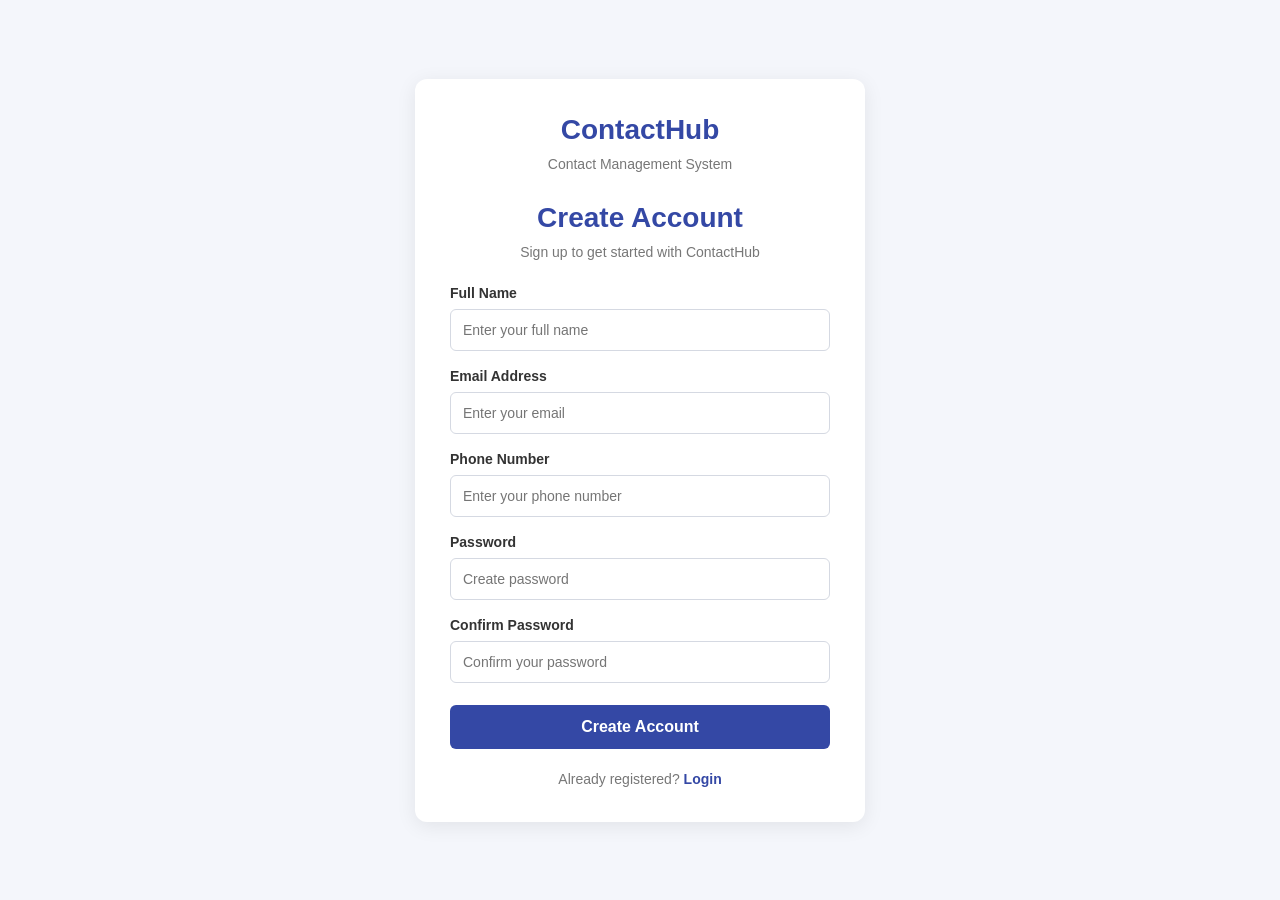
<file: frontend/index.html>
<!DOCTYPE html>
<html lang="en">

<head>
    <meta charset="UTF-8">
    <meta name="viewport" content="width=device-width, initial-scale=1.0">

    <title>ContactHub | Create Account</title>

    <link rel="stylesheet" href="style.css">
</head>

<body>

    <main class="auth-container">

        <section class="auth-box">

            <div class="login-brand">
                <h1>ContactHub</h1>
                <p>Contact Management System</p>
            </div>

            <h1>Create Account</h1>

            <p>Sign up to get started with ContactHub</p>

            <form id="signupForm">

                <div class="form-group">
                    <label for="name">Full Name</label>
                    <input
                        type="text"
                        id="name"
                        name="name"
                        placeholder="Enter your full name"
                        required
                    >
                </div>

                <div class="form-group">
                    <label for="email">Email Address</label>
                    <input
                        type="email"
                        id="email"
                        name="email"
                        placeholder="Enter your email"
                        required
                    >
                </div>

                <div class="form-group">
                    <label for="phone">Phone Number</label>
                    <input
                        type="tel"
                        id="phone"
                        name="phone"
                        placeholder="Enter your phone number"
                        required
                    >
                </div>

                <div class="form-group">
                    <label for="password">Password</label>
                    <input
                        type="password"
                        id="password"
                        name="password"
                        placeholder="Create password"
                        required
                    >
                </div>

                <div class="form-group">
                    <label for="confirmPassword">Confirm Password</label>
                    <input
                        type="password"
                        id="confirmPassword"
                        name="confirmPassword"
                        placeholder="Confirm your password"
                        required
                    >
                </div>

                <button type="submit" id="signupButton">
                    Create Account
                </button>

                <p id="signupMessage"></p>

            </form>

            <div class="auth-footer">
                Already registered?
                <a href="login.html">Login</a>
            </div>

        </section>

    </main>

    <script src="signup.js"></script>

</body>
</html>
</file>
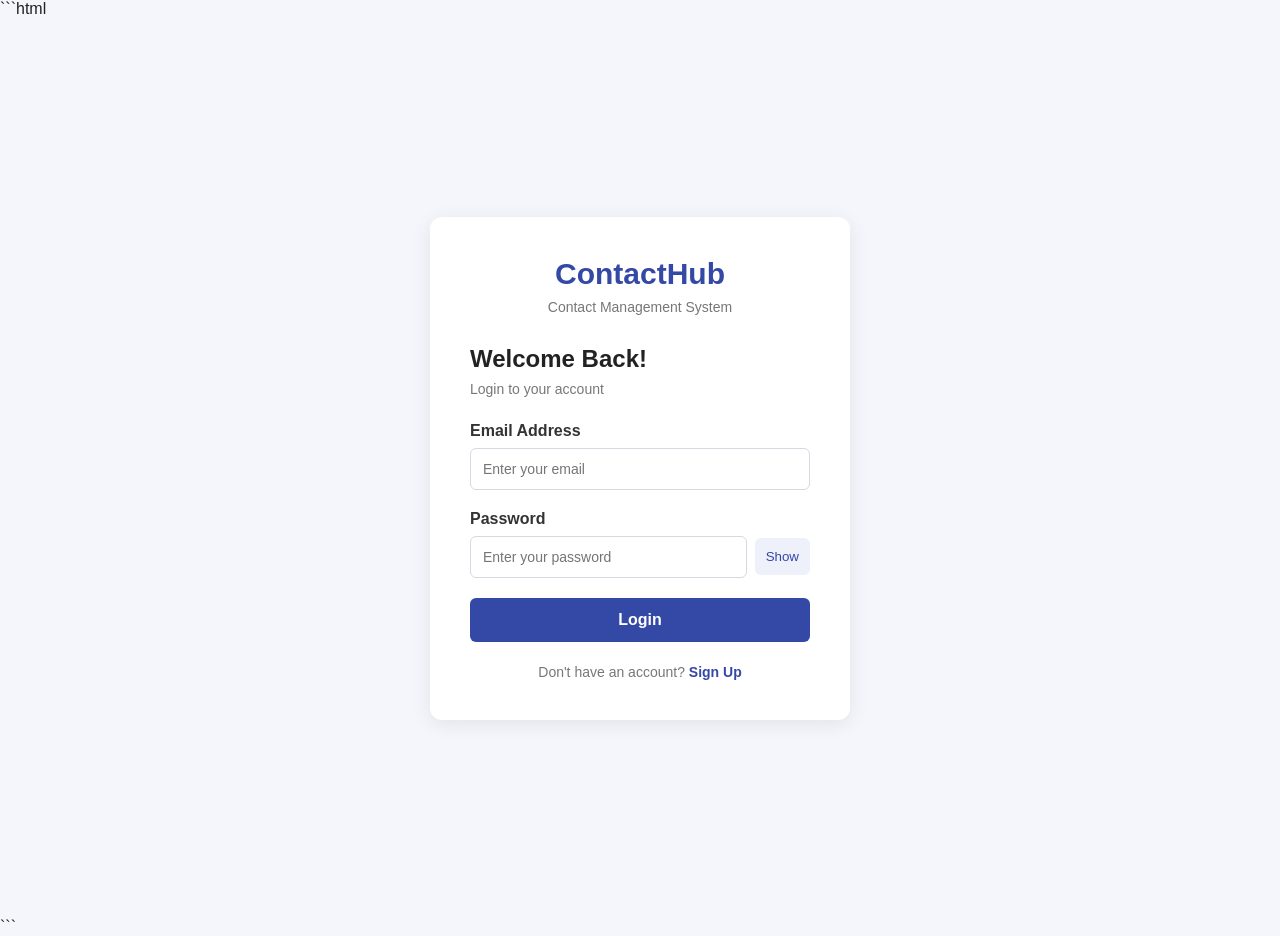
<file: frontend/dashboard.html>
<!DOCTYPE html>
<html lang="en">

<head>
    <meta charset="UTF-8">
    <meta name="viewport" content="width=device-width, initial-scale=1.0">

    <title>ContactHub | Contact Management System</title>

    <link rel="stylesheet" href="style.css">
</head>

<body>

    <div class="layout">

        <!-- SIDEBAR -->
        <aside class="sidebar">

            <div class="brand">
                <h2>ContactHub</h2>
                <p>Management System</p>
            </div>

            <nav class="navigation">

                <button class="nav-btn active" data-section="dashboard">
                    Dashboard
                </button>

                <button class="nav-btn" data-section="contacts">
                    Contacts
                </button>

                <button class="nav-btn" data-section="companies">
                    Companies
                </button>

                <button class="nav-btn" data-section="phones">
                    Phones
                </button>

                <button class="nav-btn" data-section="notes">
                    Notes
                </button>

            </nav>

        </aside>


        <!-- MAIN CONTENT -->
        <main class="main-content">

            <!-- TOPBAR -->
            <header class="topbar">

                <div>
                    <h1 id="pageTitle">Dashboard</h1>

                    <p id="pageSubtitle">
                        Welcome to your Contact Management System
                    </p>
                </div>

                <div class="status">
                    System Online
                </div>

                <button
                    type="button"
                    class="btn primary"
                    onclick="logout()">
                    Logout
                </button>

            </header>


            <!-- DASHBOARD -->
            <section id="dashboard" class="page-section">

                <div class="stats-grid">

                    <div class="stat-card">
                        <p>Total Contacts</p>
                        <h2 id="totalContacts">0</h2>
                    </div>

                    <div class="stat-card">
                        <p>Total Companies</p>
                        <h2 id="totalCompanies">0</h2>
                    </div>

                    <div class="stat-card">
                        <p>Total Phones</p>
                        <h2 id="totalPhones">0</h2>
                    </div>

                    <div class="stat-card">
                        <p>Total Notes</p>
                        <h2 id="totalNotes">0</h2>
                    </div>

                </div>

                <div class="welcome-card">

                    <h2>Welcome to ContactHub!</h2>

                    <p>
                        Manage your personal contacts, companies,
                        phone numbers and notes from one place.
                    </p>

                </div>

            </section>


            <!-- CONTACTS -->
            <section id="contacts" class="page-section hidden">

                <div class="module-toolbar">

                    <input
                        type="search"
                        id="contactsSearch"
                        placeholder="Search contacts...">

                    <button
                        class="btn primary add-btn"
                        data-add="contacts">
                        + Add Contact
                    </button>

                </div>

                <div id="contactsTable"></div>
                <div id="contactsPagination"></div>

            </section>


            <!-- COMPANIES -->
            <section id="companies" class="page-section hidden">

                <div class="module-toolbar">

                    <input
                        type="search"
                        id="companiesSearch"
                        placeholder="Search companies...">

                    <button
                        class="btn primary add-btn"
                        data-add="companies">
                        + Add Company
                    </button>

                </div>

                <div id="companiesTable"></div>
                <div id="companiesPagination"></div>

            </section>


            <!-- PHONES -->
            <section id="phones" class="page-section hidden">

                <div class="module-toolbar">

                    <input
                        type="search"
                        id="phonesSearch"
                        placeholder="Search phone numbers...">

                    <button
                        class="btn primary add-btn"
                        data-add="phones">
                        + Add Phone
                    </button>

                </div>

                <div id="phonesTable"></div>
                <div id="phonesPagination"></div>

            </section>


            <!-- NOTES -->
            <section id="notes" class="page-section hidden">

                <div class="module-toolbar">

                    <input
                        type="search"
                        id="notesSearch"
                        placeholder="Search notes...">

                    <button
                        class="btn primary add-btn"
                        data-add="notes">
                        + Add Note
                    </button>

                </div>

                <div id="notesTable"></div>
                <div id="notesPagination"></div>

            </section>

        </main>

    </div>


    <!-- ADD / EDIT MODAL -->
    <div id="modal" class="modal hidden">

        <div class="modal-content">

            <div class="modal-header">

                <h2 id="modalTitle">Add Record</h2>

                <button
                    type="button"
                    id="closeModal"
                    class="close-btn">
                    &times;
                </button>

            </div>

            <form id="recordForm">

                <div id="formFields"></div>

                <div class="form-actions">

                    <button
                        type="button"
                        id="cancelBtn"
                        class="btn secondary">
                        Cancel
                    </button>

                    <button
                        type="submit"
                        id="saveBtn"
                        class="btn primary">
                        Save
                    </button>

                </div>

            </form>

        </div>

    </div>


    <!-- TOAST MESSAGE -->
    <div id="toast" class="toast"></div>


    <!-- AUTHENTICATION CHECK -->
    <script src="auth.js"></script>

    <script>
        if (checkLogin()) {
            const script = document.createElement("script");
            script.src = "script.js";
            document.body.appendChild(script);
        }
    </script>

</body>
</html>
</file>
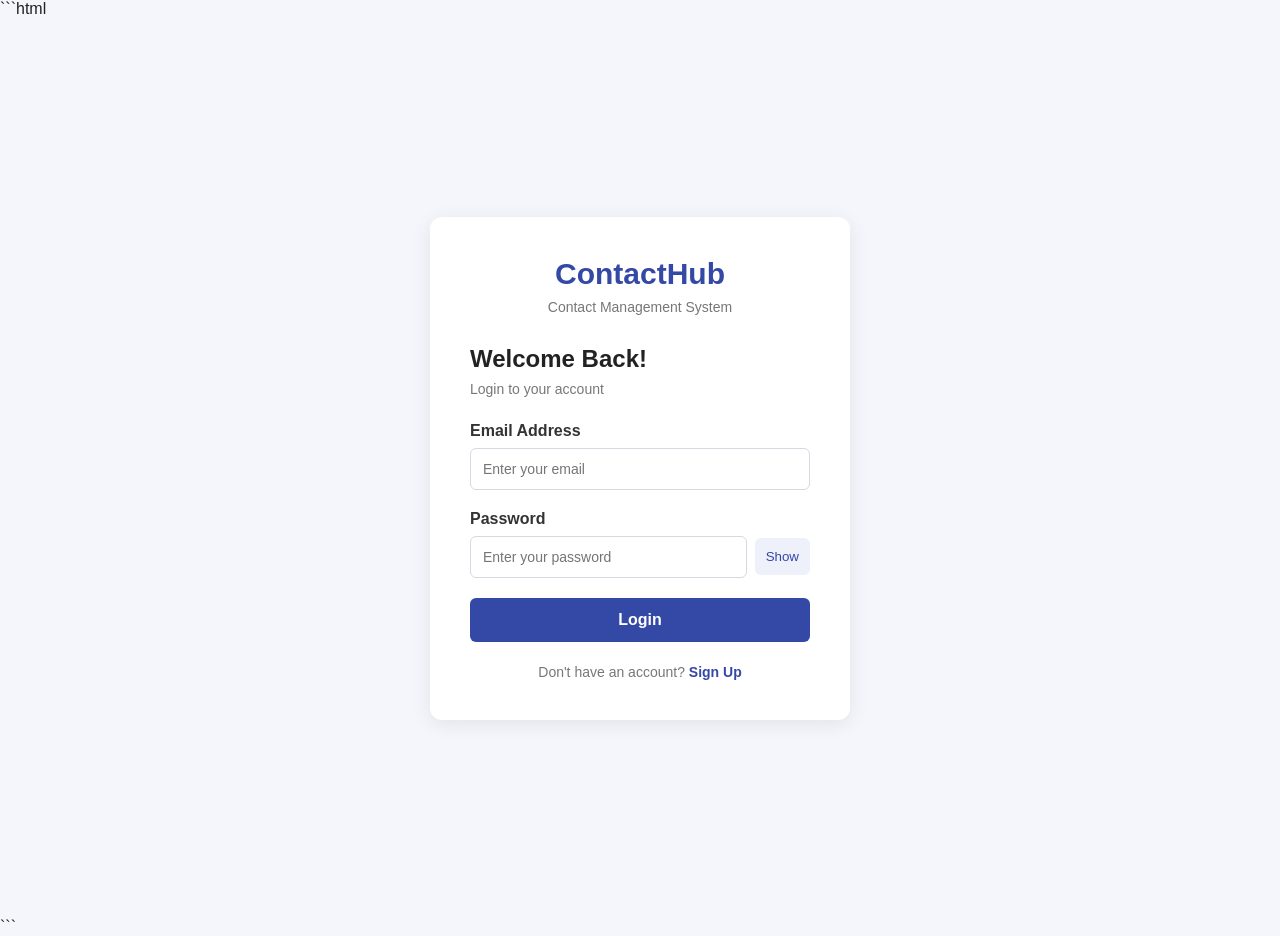
<file: frontend/login.html>
```html
<!DOCTYPE html>
<html lang="en">

<head>
    <meta charset="UTF-8">
    <meta name="viewport" content="width=device-width, initial-scale=1.0">

    <title>ContactHub | Login</title>

    <link rel="stylesheet" href="style.css">
</head>

<body>

    <main class="login-page">

        <section class="login-card">

            <!-- Logo and Website Name -->
            <div class="login-brand">
                <h1>ContactHub</h1>
                <p>Contact Management System</p>
            </div>

            <!-- Login Heading -->
            <div class="login-heading">
                <h2>Welcome Back!</h2>
                <p>Login to your account</p>
            </div>

            <!-- Login Form -->
            <form id="loginForm">

                <!-- Email -->
                <div class="login-form-group">
                    <label for="email">Email Address</label>

                    <input
                        type="email"
                        id="email"
                        name="email"
                        placeholder="Enter your email"
                        autocomplete="username"
                        required
                    >
                </div>

                <!-- Password -->
                <div class="login-form-group">
                    <label for="password">Password</label>

                    <div class="password-wrapper">

                        <input
                            type="password"
                            id="password"
                            name="password"
                            placeholder="Enter your password"
                            autocomplete="current-password"
                            required
                        >

                        <button
                            type="button"
                            id="togglePassword"
                        >
                            Show
                        </button>

                    </div>
                </div>

                <!-- Login Message -->
                <p
                    id="loginMessage"
                    class="login-message"
                    aria-live="polite">
                </p>

                <!-- Login Button -->
                <button
                    type="submit"
                    id="loginButton"
                    class="login-submit">

                    Login

                </button>

            </form>

            <!-- Signup Link -->
            <div class="auth-footer">
                Don't have an account?
                <a href="index.html">Sign Up</a>
            </div>

        </section>

    </main>

    <script src="login.js"></script>

</body>
</html>
```
</file>
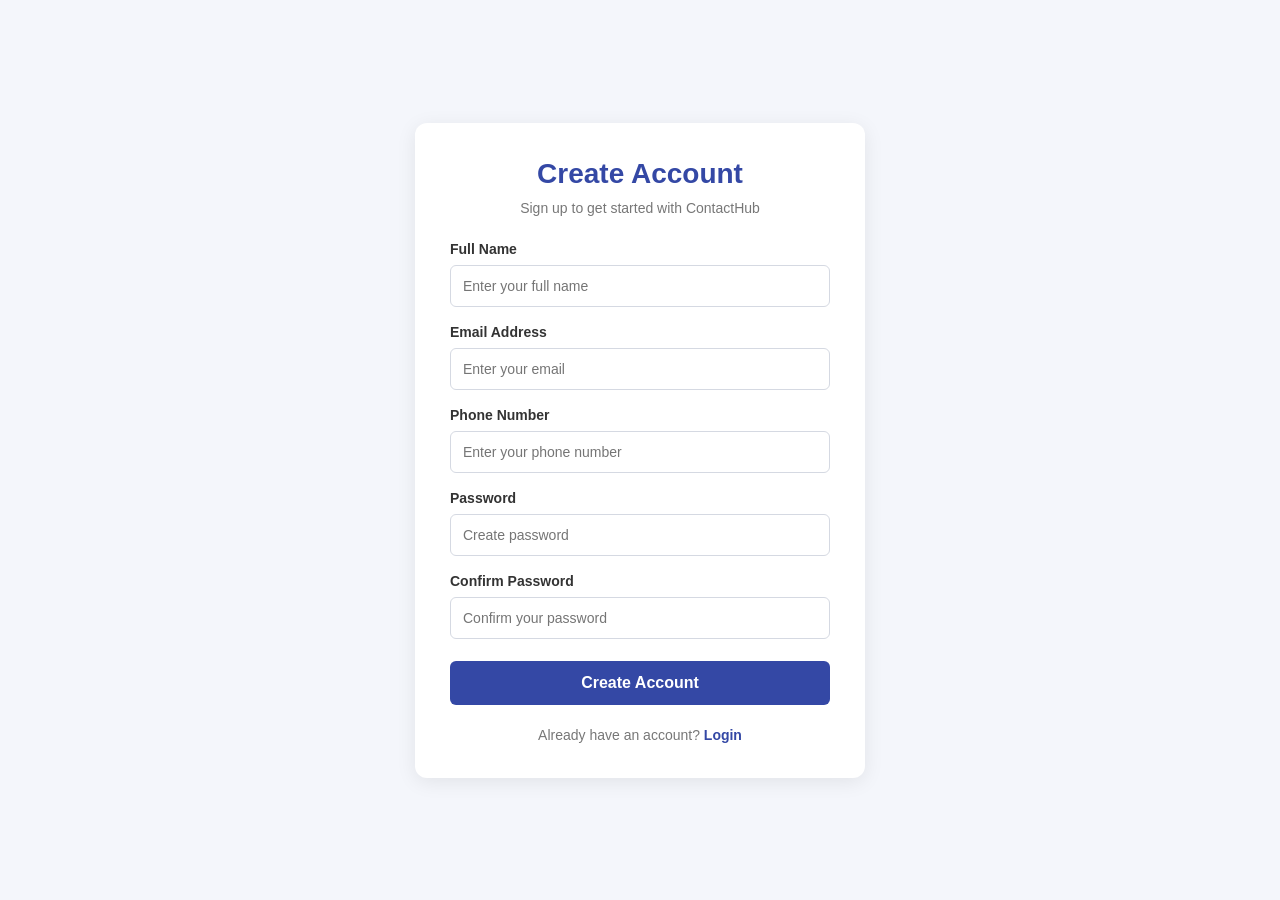
<file: frontend/signup.html>
<!DOCTYPE html>
<html lang="en">

<head>
    <meta charset="UTF-8">
    <meta name="viewport" content="width=device-width, initial-scale=1.0">

    <title>ContactHub | Sign Up</title>

    <link rel="stylesheet" href="style.css">
</head>

<body>

    <div class="auth-container">

        <div class="auth-box">

            <h1>Create Account</h1>

            <p>Sign up to get started with ContactHub</p>

            <form id="signupForm">

                <div class="form-group">
                    <label for="name">Full Name</label>
                    <input
                        type="text"
                        id="name"
                        name="name"
                        placeholder="Enter your full name"
                        required
                    >
                </div>

                <div class="form-group">
                    <label for="email">Email Address</label>
                    <input
                        type="email"
                        id="email"
                        name="email"
                        placeholder="Enter your email"
                        required
                    >
                </div>

                <div class="form-group">
                    <label for="phone">Phone Number</label>
                    <input
                        type="tel"
                        id="phone"
                        name="phone"
                        placeholder="Enter your phone number"
                        required
                    >
                </div>

                <div class="form-group">
                    <label for="password">Password</label>
                    <input
                        type="password"
                        id="password"
                        name="password"
                        placeholder="Create password"
                        required
                    >
                </div>

                <div class="form-group">
                    <label for="confirmPassword">Confirm Password</label>
                    <input
                        type="password"
                        id="confirmPassword"
                        name="confirmPassword"
                        placeholder="Confirm your password"
                        required
                    >
                </div>

                <button type="submit" id="signupButton">
                    Create Account
                </button>

                <p id="signupMessage"></p>

            </form>

            <div class="auth-footer">
                Already have an account?
              <a href="login.html">Login</a>
            </div>

        </div>

    </div>

    <script src="signup.js"></script>

</body>
</html>
</file>
<file: frontend/style.css>
* {
    margin: 0;
    padding: 0;
    box-sizing: border-box;
}

body {
    font-family: Arial, sans-serif;
    background: #f4f6fb;
    color: #222;
}

.layout {
    display: flex;
    min-height: 100vh;
}


.sidebar {
    width: 240px;
    background: #172033;
    color: white;
    padding: 25px 15px;
    flex-shrink: 0;
}

.brand {
    margin: 5px 10px 35px;
}

.brand h2 {
    font-size: 24px;
}

.brand p {
    color: #aab4c8;
    font-size: 12px;
    margin-top: 6px;
}

.sidebar nav {
    display: flex;
    flex-direction: column;
    gap: 10px;
}

.nav-btn {
    border: none;
    background: transparent;
    color: #cbd2e1;
    text-align: left;
    padding: 14px;
    border-radius: 8px;
    cursor: pointer;
    font-size: 15px;
}

.nav-btn:hover,
.nav-btn.active {
    background: #34425f;
    color: white;
}


/* =================================
   MAIN CONTENT
================================= */

.main-content {
    flex: 1;
    min-width: 0;
    padding: 30px;
}

.topbar {
    display: flex;
    justify-content: space-between;
    align-items: center;
    margin-bottom: 30px;
    gap: 15px;
}

.topbar h1 {
    font-size: 28px;
    margin-bottom: 7px;
}

.topbar p {
    color: #777;
}

.status {
    background: #dcfce7;
    color: #166534;
    padding: 9px 14px;
    border-radius: 20px;
    font-size: 13px;
}


/* =================================
   DASHBOARD
================================= */

.stats-grid {
    display: grid;
    grid-template-columns: repeat(auto-fit, minmax(180px, 1fr));
    gap: 20px;
}

.stat-card,
.welcome-card {
    background: white;
    padding: 24px;
    border-radius: 12px;
    box-shadow: 0 3px 12px rgba(0,0,0,.05);
}

.stat-card p {
    color: #777;
    margin-bottom: 15px;
}

.stat-card h2 {
    font-size: 30px;
    color: #3448a5;
}

.welcome-card {
    margin-top: 25px;
}

.welcome-card p {
    margin-top: 10px;
    color: #777;
}


/* =================================
   COMMON
================================= */

.hidden {
    display: none !important;
}


/* =================================
   MODULE TOOLBAR
================================= */

.module-toolbar {
    display: flex;
    justify-content: space-between;
    align-items: center;
    gap: 15px;
    margin-bottom: 20px;
    flex-wrap: wrap;
}

.module-toolbar input {
    padding: 11px 14px;
    border: 1px solid #ddd;
    border-radius: 7px;
    min-width: 220px;
    max-width: 100%;
    font-size: 14px;
    outline: none;
}

.module-toolbar input:focus {
    border-color: #3448a5;
}


/* =================================
   BUTTONS
================================= */

.btn {
    border: none;
    border-radius: 7px;
    padding: 11px 17px;
    cursor: pointer;
    font-size: 14px;
}

.primary {
    background: #3448a5;
    color: white;
}

.primary:hover {
    background: #263985;
}

.secondary {
    background: #e5e7eb;
    color: #333;
}

.danger {
    background: #fee2e2;
    color: #b91c1c;
}

.edit-btn {
    background: #dbeafe;
    color: #1d4ed8;
}

.delete-btn {
    background: #fee2e2;
    color: #b91c1c;
}


/* =================================
   TABLE
================================= */

.table-container {
    background: white;
    overflow-x: auto;
    border-radius: 12px;
    box-shadow: 0 3px 12px rgba(0,0,0,.05);
}

table {
    width: 100%;
    border-collapse: collapse;
    min-width: 600px;
}

th,
td {
    padding: 15px 18px;
    border-bottom: 1px solid #eee;
    text-align: left;
    font-size: 14px;
}

th {
    background: #f8f9fc;
    color: #555;
}

tr:last-child td {
    border-bottom: none;
}

.action-buttons {
    display: flex;
    gap: 7px;
    align-items: center;
}

.action-buttons button {
    padding: 7px 10px;
    border: none;
    border-radius: 5px;
    cursor: pointer;
}

.empty-row {
    text-align: center;
    color: #888;
    padding: 30px;
}


/* =================================
   PAGINATION
================================= */

.pagination {
    display: flex;
    justify-content: flex-end;
    align-items: center;
    gap: 15px;
    margin-top: 20px;
}

.pagination button {
    padding: 9px 15px;
    border: 1px solid #ddd;
    border-radius: 6px;
    background: white;
    cursor: pointer;
}

.pagination button:hover:not(:disabled) {
    background: #3448a5;
    color: white;
}

.pagination button:disabled {
    opacity: 0.5;
    cursor: not-allowed;
}

.pagination span {
    color: #666;
    font-size: 13px;
}


/* =================================
   MODAL
================================= */

.modal {
    position: fixed;
    inset: 0;
    background: rgba(0,0,0,.5);
    display: flex;
    justify-content: center;
    align-items: center;
    padding: 15px;
    z-index: 10;
}

.modal-content {
    background: white;
    width: 100%;
    max-width: 500px;
    max-height: 90vh;
    overflow-y: auto;
    padding: 25px;
    border-radius: 12px;
}

.modal-header {
    display: flex;
    justify-content: space-between;
    align-items: center;
    margin-bottom: 22px;
}

.close-btn {
    background: transparent;
    border: none;
    font-size: 27px;
    cursor: pointer;
}


/* =================================
   FORM
================================= */

.form-group {
    margin-bottom: 16px;
}

.form-group label {
    display: block;
    margin-bottom: 7px;
    font-size: 14px;
    font-weight: bold;
}

.form-group input,
.form-group select,
.form-group textarea {
    width: 100%;
    padding: 11px;
    border: 1px solid #ccc;
    border-radius: 7px;
    font-size: 14px;
}

.form-group input:focus,
.form-group select:focus,
.form-group textarea:focus {
    outline: none;
    border-color: #3448a5;
}

.form-group textarea {
    min-height: 100px;
    resize: vertical;
}

.form-actions {
    display: flex;
    justify-content: flex-end;
    gap: 10px;
    margin-top: 22px;
}


/* =================================
   TOAST
================================= */

.toast {
    position: fixed;
    bottom: 25px;
    right: 25px;
    background: #172033;
    color: white;
    padding: 14px 20px;
    border-radius: 8px;
    display: none;
    z-index: 20;
    max-width: 90%;
}

.toast.show {
    display: block;
}

.toast.error {
    background: #b91c1c;
}

.toast.success {
    background: #166534;
}


/* =================================
   RESPONSIVE
================================= */

@media (max-width: 750px) {

    .layout {
        flex-direction: column;
    }

    .sidebar {
        width: 100%;
        padding: 15px;
    }

    .brand {
        margin: 5px 5px 15px;
    }

    .sidebar nav {
        flex-direction: row;
        overflow-x: auto;
    }

    .nav-btn {
        white-space: nowrap;
    }

    .main-content {
        padding: 18px;
    }

    .topbar {
        align-items: flex-start;
        flex-direction: column;
    }

    .module-toolbar {
        align-items: stretch;
        flex-direction: column;
    }

    .module-toolbar input {
        width: 100%;
    }

    .pagination {
        justify-content: center;
        flex-wrap: wrap;
    }

}

/* =================================
   LOGIN PAGE
================================= */

.login-page {
    min-height: 100vh;
    display: flex;
    justify-content: center;
    align-items: center;
    background: #f4f6fb;
    padding: 20px;
}

.login-card {
    width: 100%;
    max-width: 420px;
    background: #ffffff;
    padding: 40px;
    border-radius: 12px;
    box-shadow: 0 4px 20px rgba(0, 0, 0, 0.08);
}

.login-brand {
    text-align: center;
    margin-bottom: 30px;
}

.login-brand h1 {
    color: #3448a5;
    font-size: 30px;
    margin-bottom: 8px;
}

.login-brand p {
    color: #777;
    font-size: 14px;
}

.login-heading {
    margin-bottom: 25px;
}

.login-heading h2 {
    color: #222;
    font-size: 24px;
    margin-bottom: 8px;
}

.login-heading p {
    color: #777;
    font-size: 14px;
}

.login-form-group {
    margin-bottom: 20px;
}

.login-form-group label {
    display: block;
    margin-bottom: 8px;
    font-weight: 600;
    color: #333;
}

.login-form-group input {
    width: 100%;
    padding: 12px;
    border: 1px solid #d5d9e2;
    border-radius: 6px;
    font-size: 14px;
    outline: none;
}

.login-form-group input:focus {
    border-color: #3448a5;
}

.password-wrapper {
    display: flex;
    align-items: center;
    gap: 8px;
}

.password-wrapper input {
    flex: 1;
    min-width: 0;
}

.password-wrapper button {
    padding: 11px;
    border: none;
    background: #eef0fa;
    color: #3448a5;
    border-radius: 6px;
    cursor: pointer;
}

.login-message {
    font-size: 14px;
    margin-bottom: 12px;
    color: #d93025;
}

.login-submit {
    width: 100%;
    padding: 13px;
    background: #3448a5;
    color: white;
    border: none;
    border-radius: 6px;
    font-size: 16px;
    font-weight: 600;
    cursor: pointer;
}

.login-submit:hover {
    background: #283987;
}

.login-submit:disabled {
    opacity: 0.7;
    cursor: not-allowed;
}

/* Responsive */
@media (max-width: 480px) {
    .login-card {
        padding: 25px;
    }
}

/* =================================
   SIGNUP PAGE
================================= */

.auth-container {
    min-height: 100vh;
    display: flex;
    justify-content: center;
    align-items: center;
    padding: 20px;
    background: #f4f6fb;
}

.auth-box {
    width: 100%;
    max-width: 450px;
    background: #ffffff;
    padding: 35px;
    border-radius: 12px;
    box-shadow: 0 4px 20px rgba(0, 0, 0, 0.08);
}

.auth-box h1 {
    color: #3448a5;
    font-size: 28px;
    text-align: center;
    margin-bottom: 10px;
}

.auth-box > p {
    color: #777;
    font-size: 14px;
    text-align: center;
    margin-bottom: 25px;
}

.auth-box .form-group {
    margin-bottom: 17px;
}

.auth-box .form-group label {
    display: block;
    margin-bottom: 8px;
    font-weight: 600;
    font-size: 14px;
    color: #333;
}

.auth-box .form-group input {
    width: 100%;
    padding: 12px;
    border: 1px solid #d5d9e2;
    border-radius: 6px;
    font-size: 14px;
    outline: none;
}

.auth-box .form-group input:focus {
    border-color: #3448a5;
}

#signupButton {
    width: 100%;
    padding: 13px;
    background: #3448a5;
    color: white;
    border: none;
    border-radius: 6px;
    font-size: 16px;
    font-weight: 600;
    cursor: pointer;
    margin-top: 5px;
}

#signupButton:hover {
    background: #283987;
}

#signupButton:disabled {
    opacity: 0.7;
    cursor: not-allowed;
}

#signupMessage {
    font-size: 14px;
    margin-top: 15px;
    text-align: center;
}

.auth-footer {
    text-align: center;
    margin-top: 22px;
    font-size: 14px;
    color: #777;
}

.auth-footer a {
    color: #3448a5;
    font-weight: 600;
    text-decoration: none;
}

.auth-footer a:hover {
    text-decoration: underline;
}


/* SIGNUP RESPONSIVE */

@media (max-width: 480px) {

    .auth-box {
        padding: 25px;
    }

    .auth-box h1 {
        font-size: 24px;
    }

}
</file>
